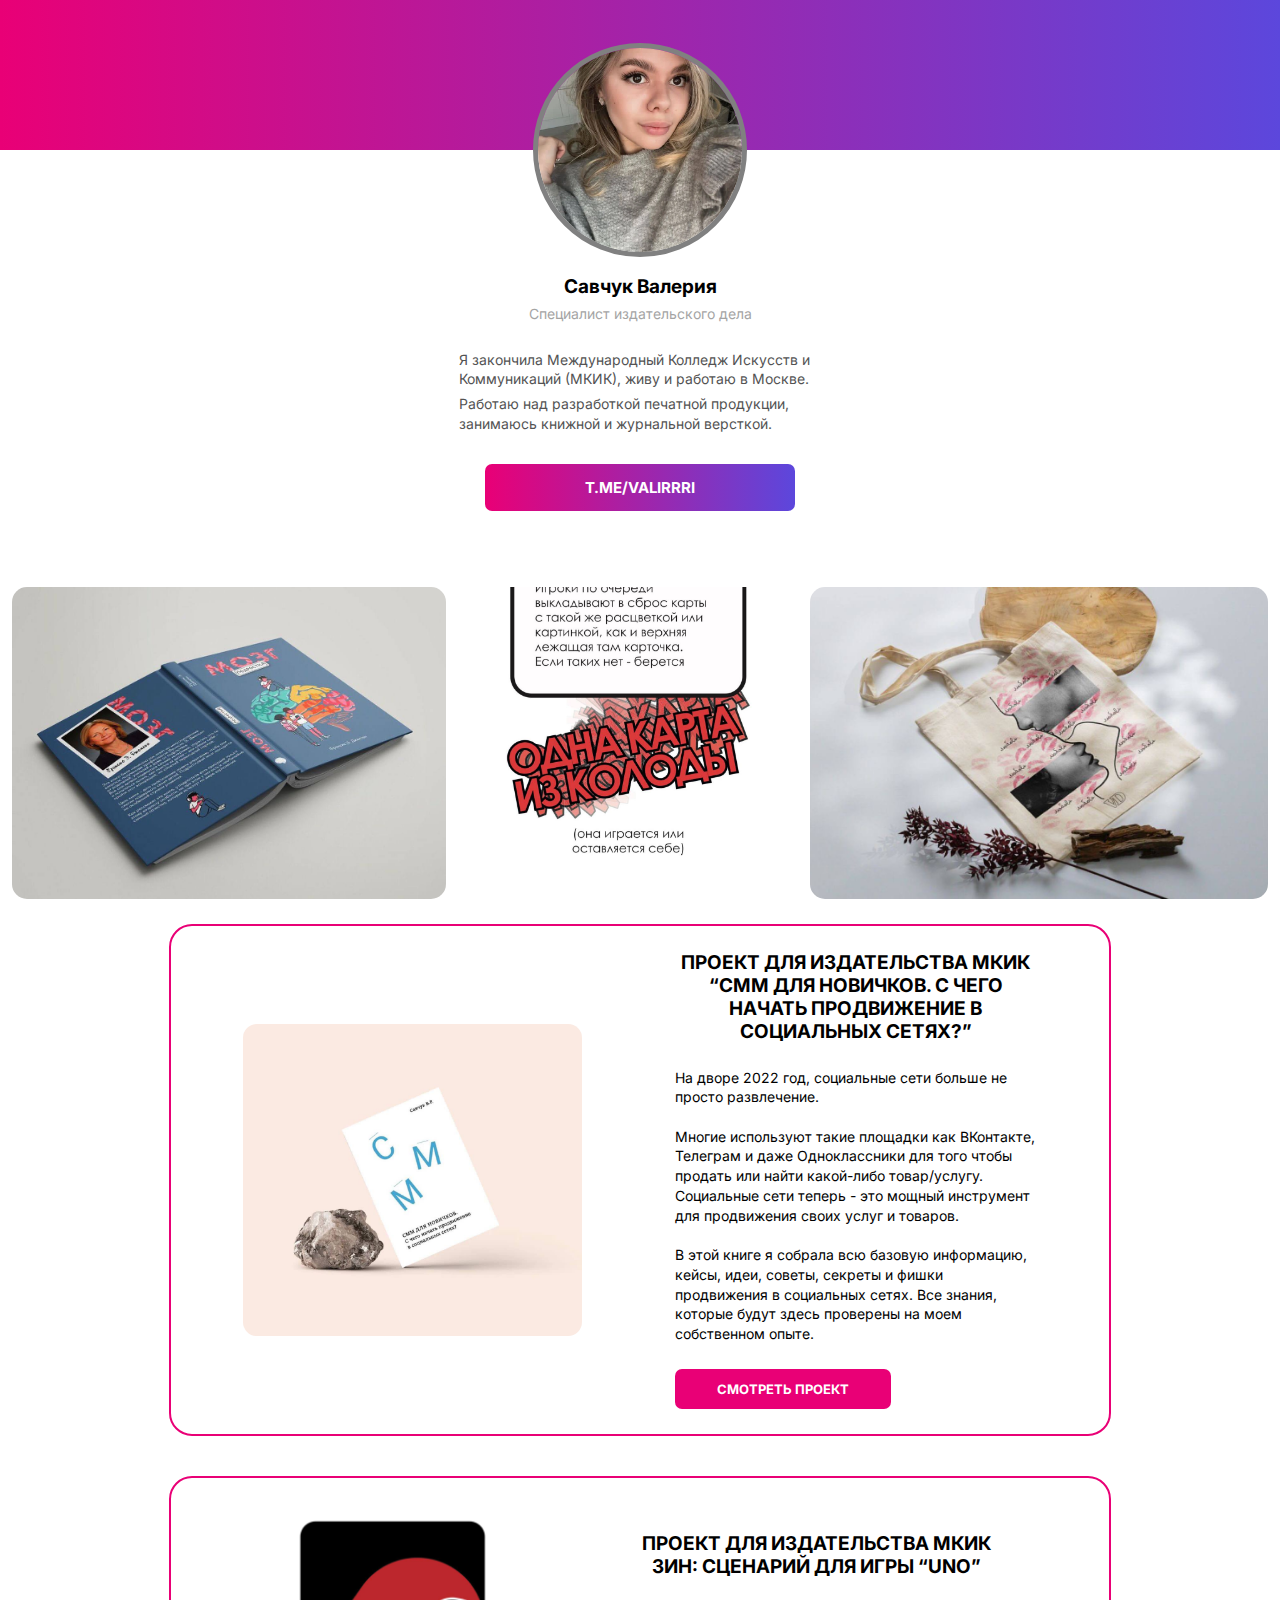
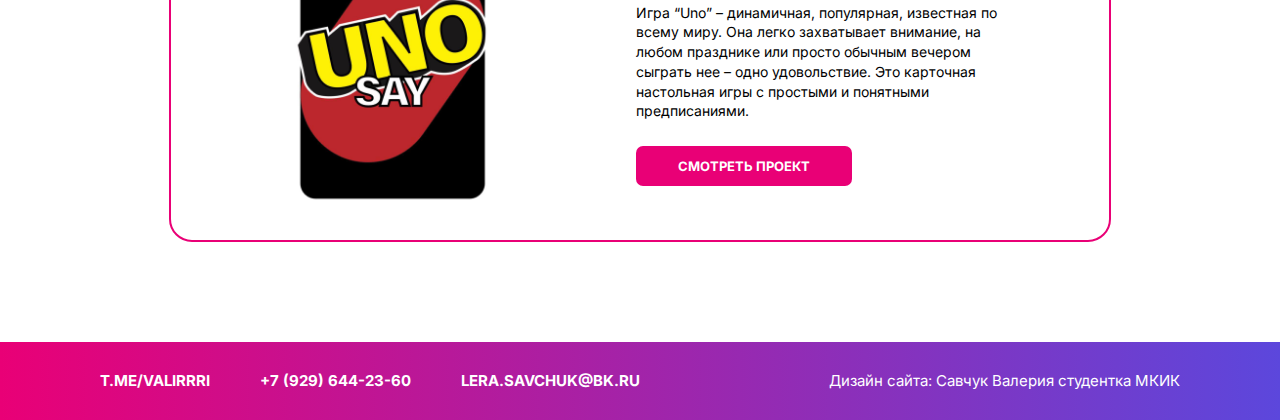
<file: index.html>
<!DOCTYPE html>
<html lang="ru">

<head>
    <meta charset="UTF-8">
    <meta name="viewport" content="width=device-width, initial-scale=1.0">
    <link rel="stylesheet" href="./css/style.css">

    <link rel="preconnect" href="https://fonts.googleapis.com">
    <link rel="preconnect" href="https://fonts.gstatic.com" crossorigin>
    <link href="https://fonts.googleapis.com/css2?family=Inter:wght@100..900&display=swap" rel="stylesheet">
    <title>Савчук Валерия</title>
</head>

<body>
    <!-- Шапочка -->
    <header class="header">
        <div class="header__logo">
            <div class="header__logo-gradient gradient-bg"></div>
            <img class="header__logo-img" src="./imgs/finaly.webp" alt="">
        </div>

        <h1 class="header__title">Савчук Валерия</h1>

        <h2 class="header__second-title">Специалист издательского дела</h2>

        <p class="header__text">Я закончила Международный Колледж Искусств и Коммуникаций (МКИК), живу и работаю в
            Москве. </p>
        <p class="header__text">Работаю над разработкой печатной продукции, занимаюсь книжной и журнальной версткой.</p>


        <a class="header__link" href="https://t.me/valirrri">t.me/valirrri</a>
    </header>


    <main>

        <section class="gallery">
            <img src="./imgs/gallery_1.jpg" alt="" class="gallery__item">
            <img src="./imgs/gallery_2.jpg" alt="" class="gallery__item gallery__item-2">
            <img src="./imgs/gallery_3.jpg" alt="" class="gallery__item gallery__item-3">
        </section>

        <section class="projects">

            <div class="block">
                <img src="./imgs/project_1.jpg" alt="" class="block__img">

                <div class="block__content">
                    <h2 class="block__title">ПРОЕКТ ДЛЯ ИЗДАТЕЛЬСТВА МКИК <br>“СММ для новичков. С чего начать
                        продвижение в социальных сетях?”</h2>
                    <p class="block__text">На дворе 2022 год, социальные сети больше не просто развлечение.<br>
                        <br>
                        Многие используют такие площадки как ВКонтакте, Телеграм и даже Одноклассники для того чтобы
                        продать или найти какой-либо товар/услугу. Социальные сети теперь - это мощный инструмент для
                        продвижения своих услуг и товаров.<br>
                        <br>
                        В этой книге я собрала всю базовую информацию, кейсы, идеи, советы, секреты и фишки продвижения
                        в социальных сетях. Все знания, которые будут здесь проверены на моем собственном опыте.
                    </p>
                    <a href="./book.html" class="block__link">СМОТРЕТЬ ПРОЕКТ</a>
                </div>
            </div>


            <div class="block">
                <img src="./imgs/project_2.jpg" alt="" class="block__img">

                <div class="block__content">
                    <h2 class="block__title">ПРОЕКТ ДЛЯ ИЗДАТЕЛЬСТВА МКИК <br>ЗИН: Сценарий для игры “Uno”</h2>
                    <p class="block__text">Игра “Uno” – динамичная, популярная, известная по всему миру. Она легко
                        захватывает внимание, на любом празднике или просто обычным вечером сыграть нее – одно
                        удовольствие. Это карточная настольная игры с простыми и понятными предписаниями.</p>
                    <a href="./uno.html" class="block__link">СМОТРЕТЬ ПРОЕКТ</a>
                </div>

            </div>


        </section>

    </main>

    <!-- Подвальчик -->
    <footer class="footer gradient-bg">
        <div class="footer__contacts">
            <a class="footer__telegram" href="https://t.me/valirrri">T.ME/VALIRRRI</a>
            <a class="footer__phone" href="tel:+79296442360">+7 (929)
                644-23-60</a>

            <p class="footer__email">LERA.SAVCHUK@BK.RU</p>
        </div>

        <div class="footer__what-am-i-doing">
            Дизайн сайта: Савчук Валерия студентка МКИК
        </div>
    </footer>
</body>

</html>
</file>
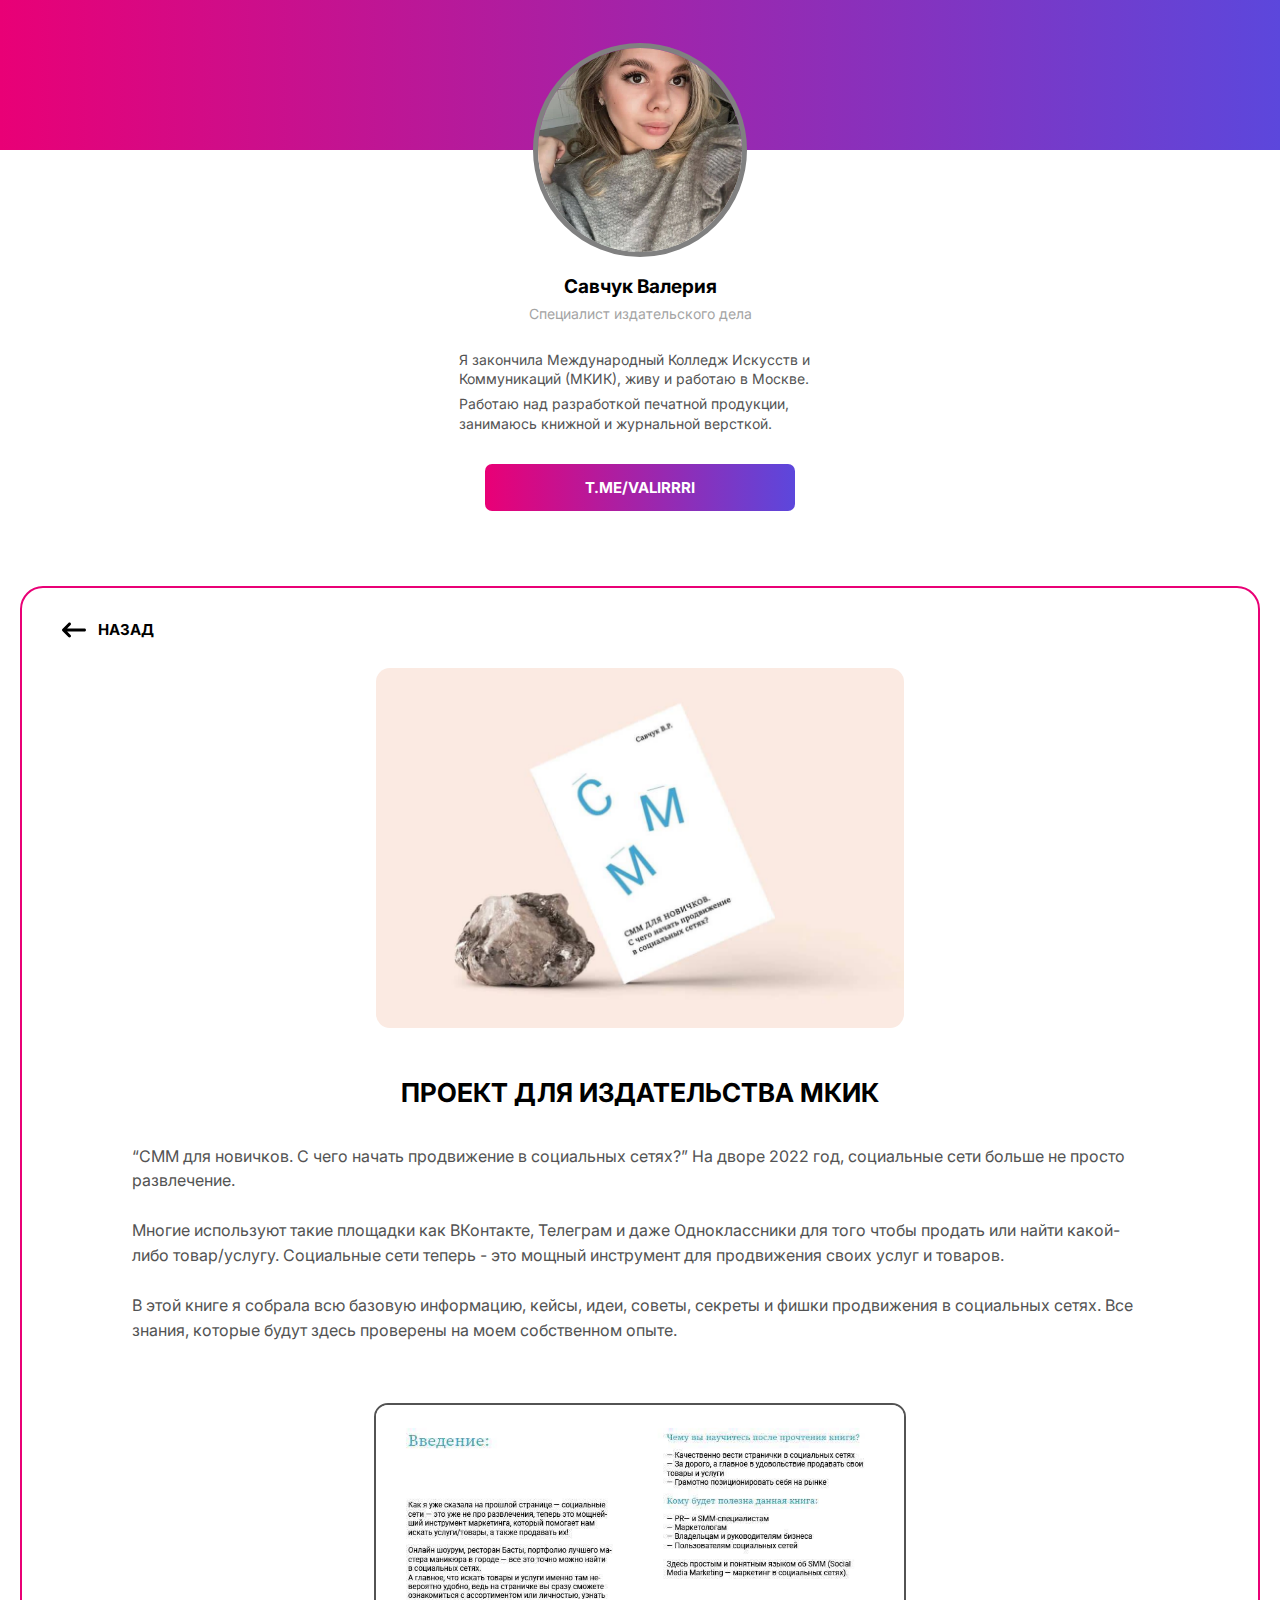
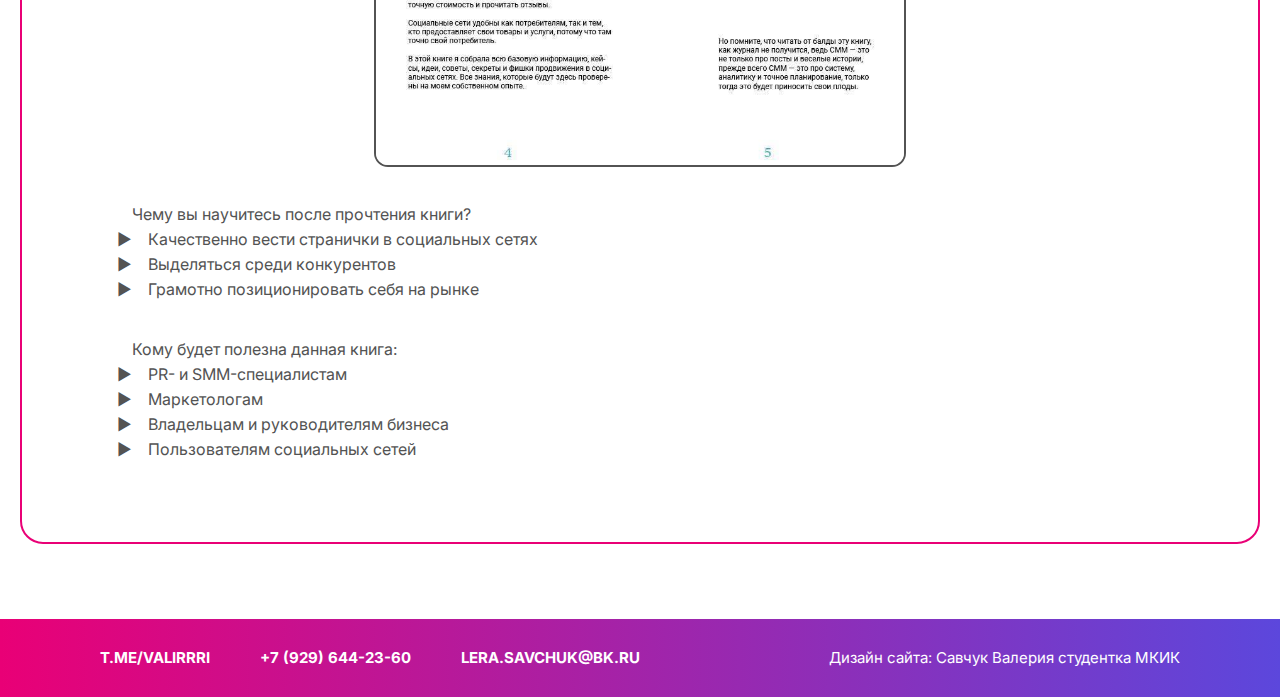
<file: book.html>
<!DOCTYPE html>
<html lang="ru">

<head>
    <meta charset="UTF-8">
    <meta name="viewport" content="width=device-width, initial-scale=1.0">
    <title>Проект для издательства МКИК</title>
    <link rel="stylesheet" href="./css/style.css">
    <link rel="preconnect" href="https://fonts.googleapis.com">
    <link rel="preconnect" href="https://fonts.gstatic.com" crossorigin>
    <link href="https://fonts.googleapis.com/css2?family=Inter:wght@100..900&display=swap" rel="stylesheet">
</head>

<body>
    <!-- Шапочка -->
    <header class="header">
        <div class="header__logo">
            <div class="header__logo-gradient gradient-bg"></div>
            <img class="header__logo-img" src="./imgs/finaly.webp" alt="">
        </div>

        <h1 class="header__title">Савчук Валерия</h1>

        <h2 class="header__second-title">Специалист издательского дела</h2>

        <p class="header__text">Я закончила Международный Колледж Искусств и Коммуникаций (МКИК), живу и работаю в
            Москве. </p>
        <p class="header__text">Работаю над разработкой печатной продукции, занимаюсь книжной и журнальной версткой.</p>


        <a class="header__link" href="https://t.me/valirrri">t.me/valirrri</a>
    </header>


    <main>
        <section class="project-doc">
            <a href="./index.html" class="project-doc__link">
                <svg xmlns="http://www.w3.org/2000/svg" viewBox="0 0 512 512" class="project-doc__link-arrow">
                    < <path
                        d="M9.4 233.4c-12.5 12.5-12.5 32.8 0 45.3l128 128c12.5 12.5 32.8 12.5 45.3 0s12.5-32.8 0-45.3L109.3 288 480 288c17.7 0 32-14.3 32-32s-14.3-32-32-32l-370.7 0 73.4-73.4c12.5-12.5 12.5-32.8 0-45.3s-32.8-12.5-45.3 0l-128 128z" />
                </svg>
                Назад
            </a>

            <div class="project-doc__wrapper">
                <img class="project-doc__img" src="./imgs/project_1.jpg" alt="">

                <h1 class="project-doc__title">ПРОЕКТ ДЛЯ ИЗДАТЕЛЬСТВА МКИК</h1>

                <p class="project-doc__text">
                    “СММ для новичков. С чего начать продвижение в социальных сетях?” На дворе 2022 год, социальные
                    сети
                    больше не просто развлечение.<br>
                    <br>
                    Многие используют такие площадки как ВКонтакте, Телеграм и даже Одноклассники для того чтобы
                    продать
                    или найти какой-либо товар/услугу. Социальные сети теперь - это мощный инструмент для
                    продвижения
                    своих услуг и товаров.<br>
                    <br>
                    В этой книге я собрала всю базовую информацию, кейсы, идеи, советы, секреты и фишки продвижения
                    в
                    социальных сетях. Все знания, которые будут здесь проверены на моем собственном опыте.
                </p>
                <img class="project-doc__img project-doc__img-2" src="./imgs/project_1-book.jpg" alt="">

                <ul class="project-doc__list">
                    Чему вы научитесь после прочтения книги?
                    <li class="project-doc__list-item">Качественно вести странички в социальных сетях </li>
                    <li class="project-doc__list-item">Выделяться среди конкурентов</li>
                    <li class="project-doc__list-item">Грамотно позиционировать себя на рынке </li>
                </ul>

                <ul class="project-doc__list">
                    Кому будет полезна данная книга:
                    <li class="project-doc__list-item">PR- и SMM-специалистам </li>
                    <li class="project-doc__list-item">Маркетологам</li>
                    <li class="project-doc__list-item">Владельцам и руководителям бизнеса </li>
                    <li class="project-doc__list-item">Пользователям социальных сетей</li>
                </ul>
            </div>
        </section>
    </main>


    <!-- Подвальчик -->
    <footer class="footer gradient-bg">
        <div class="footer__contacts">
            <a class="footer__telegram" href="https://t.me/valirrri">T.ME/VALIRRRI</a>
            <a class="footer__phone" href="tel:+79296442360">+7 (929)
                644-23-60</a>

            <p class="footer__email">LERA.SAVCHUK@BK.RU</p>
        </div>

        <div class="footer__what-am-i-doing">
            Дизайн сайта: Савчук Валерия студентка МКИК
        </div>
    </footer>
</body>

</html>
</file>
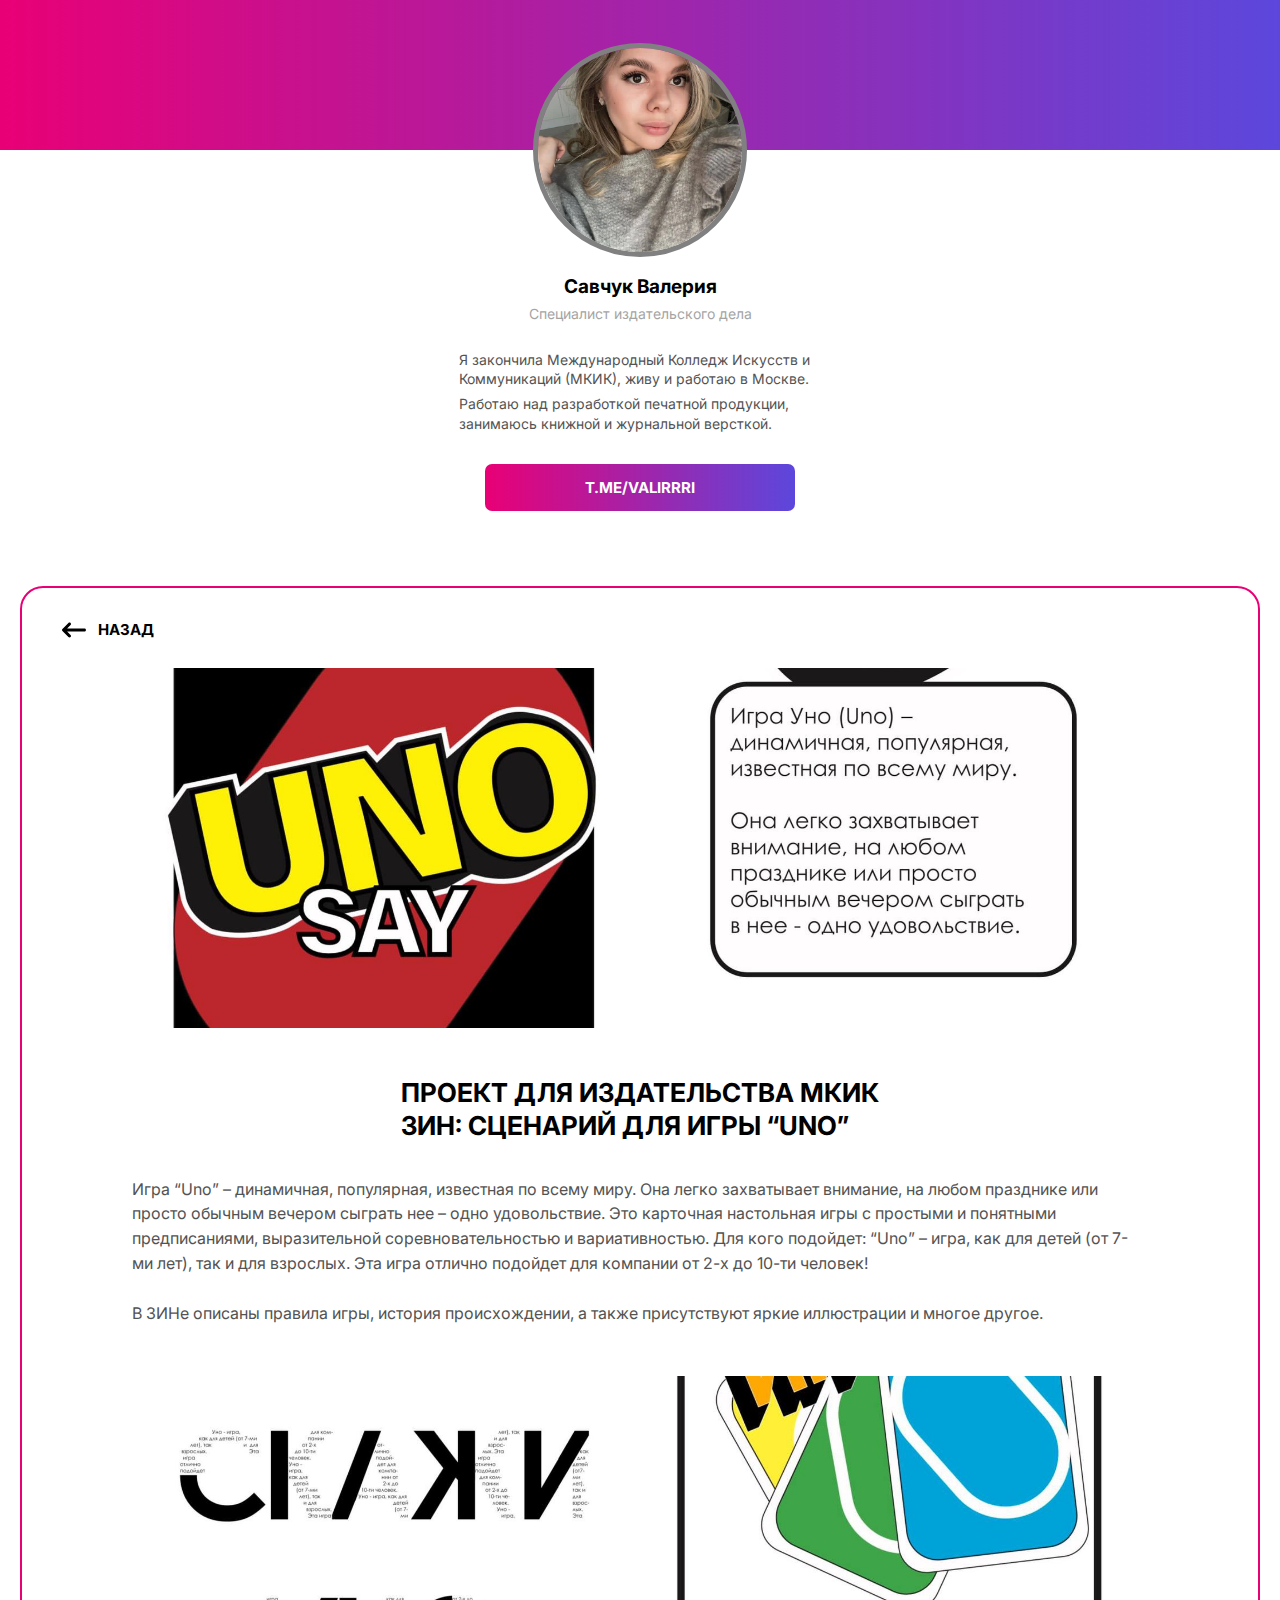
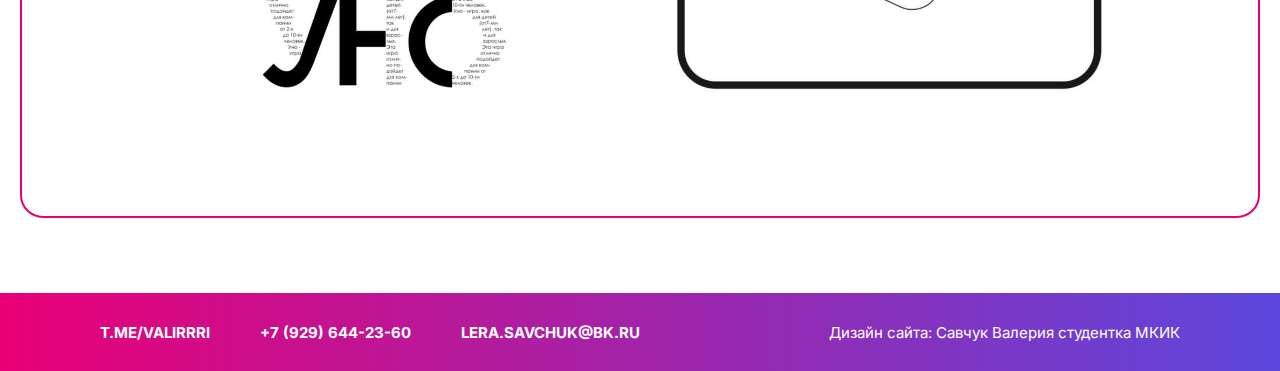
<file: uno.html>
<!DOCTYPE html>
<html lang="ru">

<head>
    <meta charset="UTF-8">
    <meta name="viewport" content="width=device-width, initial-scale=1.0">
    <title>ЗИН: Сценарий для игры “Uno”</title>
    <link rel="stylesheet" href="./css/style.css">

    <link rel="preconnect" href="https://fonts.googleapis.com">
    <link rel="preconnect" href="https://fonts.gstatic.com" crossorigin>
    <link href="https://fonts.googleapis.com/css2?family=Inter:wght@100..900&display=swap" rel="stylesheet">
</head>

<body>
    <!-- Шапочка -->
    <header class="header">
        <div class="header__logo">
            <div class="header__logo-gradient gradient-bg"></div>
            <img class="header__logo-img" src="./imgs/finaly.webp" alt="">
        </div>

        <h1 class="header__title">Савчук Валерия</h1>

        <h2 class="header__second-title">Специалист издательского дела</h2>

        <p class="header__text">Я закончила Международный Колледж Искусств и Коммуникаций (МКИК), живу и работаю в
            Москве. </p>
        <p class="header__text">Работаю над разработкой печатной продукции, занимаюсь книжной и журнальной версткой.</p>


        <a class="header__link" href="https://t.me/valirrri">t.me/valirrri</a>
    </header>


    <main>
        <section class="project-doc">
            <a class="project-doc__link">
                <svg xmlns="http://www.w3.org/2000/svg" viewBox="0 0 512 512" class="project-doc__link-arrow">
                    < <path
                        d="M9.4 233.4c-12.5 12.5-12.5 32.8 0 45.3l128 128c12.5 12.5 32.8 12.5 45.3 0s12.5-32.8 0-45.3L109.3 288 480 288c17.7 0 32-14.3 32-32s-14.3-32-32-32l-370.7 0 73.4-73.4c12.5-12.5 12.5-32.8 0-45.3s-32.8-12.5-45.3 0l-128 128z" />
                </svg>
                Назад
            </a>

            <div class="project-doc__wrapper">
                <div class="project-doc__img-wrapper">
                    <img class="project-doc__img project-doc__img--uno" src="./imgs/project_2.jpg" alt="">
                    <img class="project-doc__img project-doc__img--uno-2" src="./imgs/uno_rules.jpg" alt="">
                </div>

                <h1 class="project-doc__title">ПРОЕКТ ДЛЯ ИЗДАТЕЛЬСТВА МКИК<br>
                    ЗИН: Сценарий для игры “Uno”</h1>

                <p class="project-doc__text">
                    Игра “Uno” – динамичная, популярная, известная по всему миру. Она легко захватывает внимание, на
                    любом празднике или просто обычным вечером сыграть нее – одно удовольствие. Это карточная настольная
                    игры с простыми и понятными предписаниями, выразительной соревновательностью и вариативностью. Для
                    кого подойдет: “Uno” – игра, как для детей (от 7-ми лет), так и для взрослых. Эта игра отлично
                    подойдет для компании от 2-х до 10-ти человек! <br>
                    <br>
                    В ЗИНе описаны правила игры, история происхождении, а также присутствуют яркие иллюстрации и многое
                    другое.
                </p>
                <div class="project-doc__img-wrapper project-doc__img-wrapper-2">

                    <img class="project-doc__img project-doc__img-3 project-doc__img--uno" src="./imgs/say_uno.jpg"
                        alt="">
                    <img class="project-doc__img project-doc__img-4 project-doc__img--uno-2"
                        src="./imgs/photo_5194939137411636338_y.jpg" alt="">
                </div>



            </div>
        </section>
    </main>


    <!-- Подвальчик -->
    <footer class="footer gradient-bg">
        <div class="footer__contacts">
            <a class="footer__telegram" href="https://t.me/valirrri">T.ME/VALIRRRI</a>
            <a class="footer__phone" href="tel:+79296442360">+7 (929)
                644-23-60</a>

            <p class="footer__email">LERA.SAVCHUK@BK.RU</p>
        </div>

        <div class="footer__what-am-i-doing">
            Дизайн сайта: Савчук Валерия студентка МКИК
        </div>
    </footer>
</body>

</html>
</file>
<file: css/style.css>
* {
    margin: 0;
    padding: 0;
}


body {
    display: flex;
    flex-direction: column;
    min-height: 100vh;

    font-family: "Inter", sans-serif;
}

a {
    color: inherit;
    text-decoration: inherit;
}

.gradient-bg {
    width: 100%;
    height: 100%;
    background: linear-gradient(0.25turn, rgba(233, 0, 118, 1) 0%, rgba(92, 71, 220, 1) 50%, rgba(233, 0, 118, 1) 100%);
    background-size: 200%;

    animation: rotate-it 20s infinite linear;
}

@keyframes rotate-it {
    0% {
        background-position: -200% center;
    }

    100% {
        background-position: 0% center;
    }
}


.header {
    display: flex;
    flex-direction: column;

    justify-content: center;
    align-items: center;

    font-family: "Inter", sans-serif;
}

.header__logo {

    height: 150px;
    width: 100%;
    display: flex;
    justify-content: center;

    margin-bottom: 125px;
    position: relative;
}

.header__logo-img {
    position: absolute;
    width: 204px;
    aspect-ratio: 1;

    border-radius: 50%;
    border: 5px solid gray;

    bottom: 0;
    left: 50%;

    transform: translate(-50%, 50%);

    object-fit: cover;
}

.header__title {
    font-weight: 700;
    font-size: 19px;
    text-align: center;
}

.header__second-title {
    font-weight: 400;
    font-size: 14px;
    line-height: 154%;
    text-align: center;
    color: #a4a4a4;

    margin-top: 5px;
}

.header__text {

    font-weight: 400;
    font-size: 14px;
    line-height: 141%;
    color: #535353;

    max-width: 362px;
    white-space: wrap;

    margin-top: 5px;

    padding-left: 20px;
    padding-right: 20px;
}

.header__text:first-of-type {
    margin-top: 25px;
}

.header__link {
    margin-top: 30px;

    font-weight: 700;
    font-size: 15px;
    text-transform: uppercase;
    text-align: center;
    color: #fff;

    background: linear-gradient(90deg, #e90076 0%, #5c47dc 50%, #e90076 100%);
    background-size: 200%;

    border-radius: 7px;
    padding: 14px 100px;

    animation: rotate-it 0.75s infinite linear;
    animation-play-state: paused;

}


.header__link:hover {
    animation-play-state: running;
}

.footer {
    height: 78px;

    margin-top: auto;

    box-sizing: border-box;

    display: inline-grid;
    grid-template-columns: max-content auto max-content;
    grid-template-areas: "contacts . wtf";
    align-items: center;

    padding: 15px 100px;
}

.footer__contacts {
    font-weight: 700;
    font-size: 15px;
    text-transform: uppercase;
    text-align: center;
    color: #fff;

    display: flex;
    gap: 50px;

    grid-area: contacts;
}

.footer__phone {
    position: relative;
}

.footer__contacts>a:hover {
    color: #d9d9d9;
    text-decoration: underline;
}

.footer__what-am-i-doing {
    font-weight: 400;
    font-size: 15px;
    text-align: center;
    color: #fff;

    grid-area: wtf;
}


.gallery {
    display: flex;
    gap: 25px;

    max-width: 1449px;
    margin: 76px auto 0 auto;

    padding-left: 12px;
    padding-right: 12px;
    padding-bottom: 25px;
}

.gallery__item {
    display: block;
    width: 100%;

    max-width: 458px;
    height: 312px;

    object-fit: cover;

    border-radius: 15px;
}

.gallery__item-2 {
    object-position: top -80px left 50%;
}

.projects {
    display: flex;
    flex-direction: column;

    gap: 40px;

    padding-bottom: 100px;
}

.block {
    border: 2px solid #E90076;
    border-radius: 23px;
    padding: 25px 15px;

    display: flex;
    justify-content: space-evenly;
    align-items: center;
    gap: 35px;

    width: 100%;
    max-width: 908px;
    margin: 0 auto;


}

.block__img {
    display: block;

    max-width: 458px;
    max-height: 312px;

    border-radius: 14px;
}

.block__content {
    display: flex;
    flex-direction: column;

    gap: 25px;
}

.block__title {
    font-weight: 700;
    font-size: 19px;
    text-transform: uppercase;
    color: #000;

    max-width: 362px;

    text-align: center;
}

.block__text {
    font-weight: 400;
    font-size: 14px;
    line-height: 141%;
    color: #000;

    max-width: 362px;
}

.block__link {
    align-self: flex-start;

    padding: 12px 42px;

    background-color: #E90076;

    font-weight: 700;
    font-size: 13px;
    text-align: center;
    color: #fff;

    border-radius: 7px;
}

.block__link:hover {
    color: #535353;
    text-decoration: underline;
}



.project-doc {
    border: 2px solid #E90076;
    margin: 75px auto;

    border-radius: 23px;

    max-width: 1220px;
    padding: 80px 110px;

    position: relative;
}

.project-doc__link {
    background-color: transparent;
    border: none;

    position: absolute;
    top: 30px;
    left: 40px;
    transform: translate(-50% -50%);

    display: flex;
    justify-content: center;
    align-items: center;
    gap: 12px;

    font-weight: 700;
    font-size: 15px;
    text-transform: uppercase;
    text-align: center;
    color: #000;

    cursor: pointer;
}

.project-doc__link-arrow {
    width: 24px;
}

.project-doc__wrapper {
    max-width: 1079px;
    margin: 0 auto;

    display: flex;
    flex-direction: column;
    align-items: flex-start;
}

.project-doc__img {
    display: block;
    width: 100%;
    max-width: 528px;

    max-height: 360px;

    border-radius: 14px;
    align-self: center;
    object-fit: cover;
}

.project-doc__title {
    margin-top: 48px;
    font-weight: 700;
    font-size: 26px;
    line-height: 127%;
    text-transform: uppercase;
    color: #000;

    align-self: center;
}

.project-doc__text,
.project-doc__list {
    margin-top: 35px;
    font-weight: 400;
    font-size: 16px;
    line-height: 156%;
    color: #535353;
}

.project-doc__img-2 {
    margin-top: 60px;
    border: 2px solid #535353;
}

.project-doc__list {
    list-style-type: "\25B6";

}

.project-doc__list-item {
    text-indent: 1rem;
}

.project-doc__img-wrapper {
    width: 100%;
    display: flex;
    justify-content: center;
    align-items: center;
}

.project-doc__img--uno-2 {
    object-position: top 101% left 50%;
}

.project-doc__img-wrapper-2 {
    margin-top: 50px;
}

@media (max-width: 1450px) {
    .project-doc {
        margin-left: 20px;
        margin-right: 20px;
    }
}

@media (max-width:1150px) {
    .footer {
        height: fit-content;

        grid-template-columns: auto;
        grid-template-areas:
            "contacts"
            "wtf"
        ;

        row-gap: 25px;
    }

    .footer__contacts {
        flex-direction: column;
        justify-content: center;
        align-items: center;

        gap: 10px;
    }

    .project-doc__img--uno-2 {
        display: none;
    }
}

@media (max-width:1000px) {
    .block {
        max-width: 85%;
        padding-left: 20px;
        padding-right: 20px;
    }
}

@media (max-width: 750px) {
    .gallery {
        flex-direction: column;
        align-items: center;
        gap: 50px;
    }

    .block {
        flex-direction: column;
    }

    .block__content {
        align-items: center;
    }

    .block__link {
        align-self: center;
        width: 85%;
    }

    .project-doc__img {
        width: 360px;
    }
}

@media (max-width:650px) {
    .project-doc {
        padding-left: 20px;
        padding-right: 20px;
    }

    .project-doc__img {
        display: none;
    }

    .project-doc__list-item {
        transform: translateX(10px);
    }
}

@media (max-width: 430px) {
    .block__img {
        display: none;
    }

    .block__link {
        max-width: 65%;
    }

    .gallery__item-2,
    .gallery__item-3 {
        display: none;
    }
}
</file>
